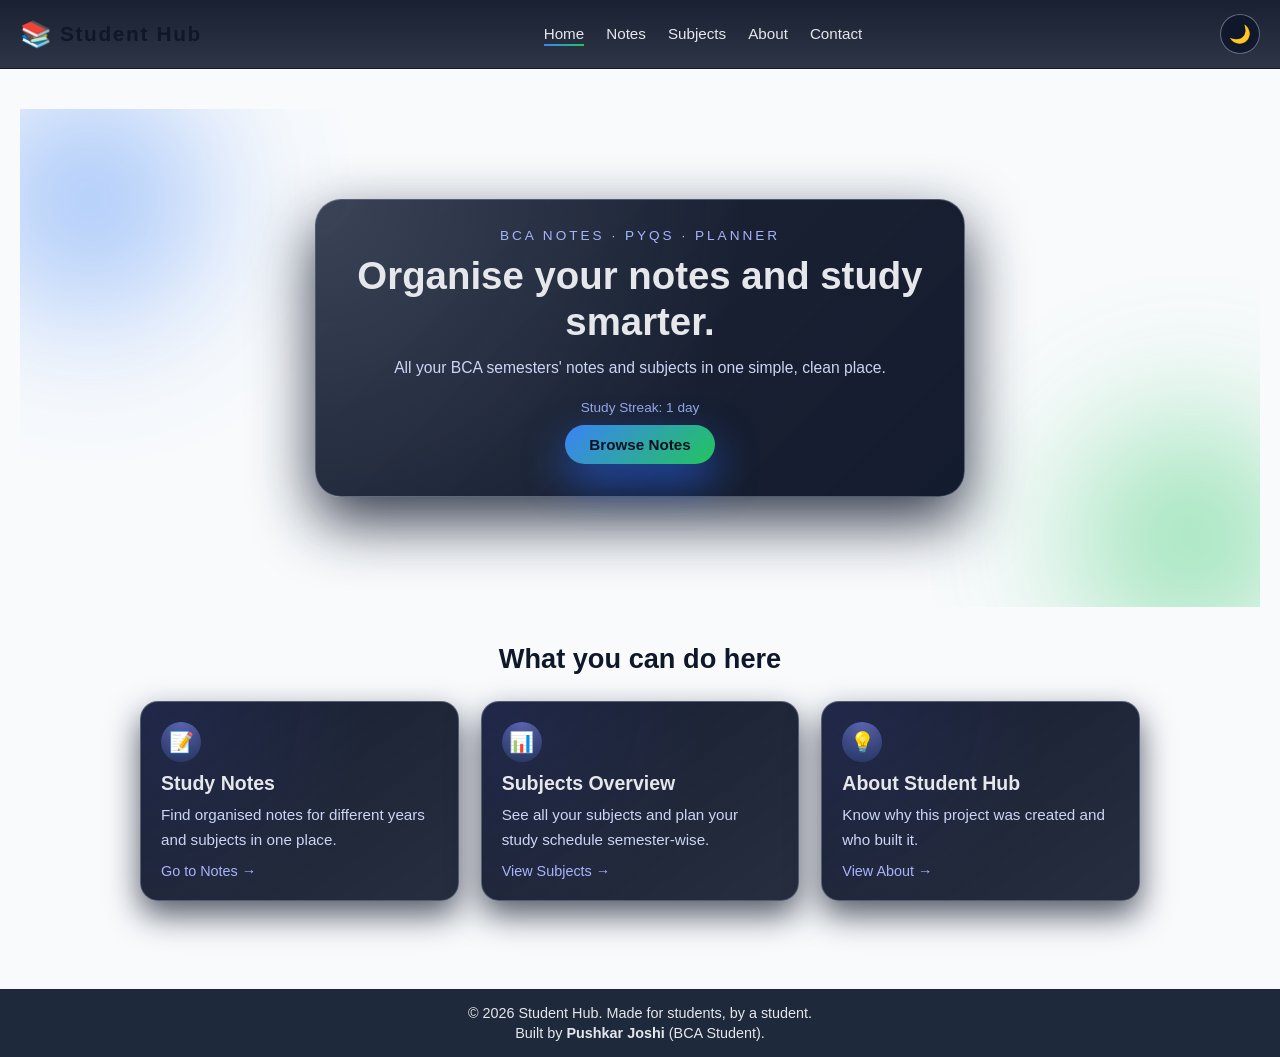
<file: index.html>
<!doctype html>
<html lang="en">
  <head>
    <meta charset="UTF-8" />
    <meta name="viewport" content="width=device-width, initial-scale=1.0" />
    <title>Student Hub - Home</title>
    <link rel="stylesheet" href="style.css" />
  </head>
  <body>
    <!--scroll bar-->
    <div id="scroll-progress"></div>
    <!-- NAVBAR -->
    <header>
      <nav class="navbar">
        <div class="logo">
          <span class="logo-icon">📚</span>
          <span class="logo-text">Student Hub</span>
        </div>

        <ul class="nav-links">
          <li><a href="index.html" class="nav-link active">Home</a></li>
          <li><a href="notes.html" class="nav-link">Notes</a></li>
          <li><a href="subjects.html" class="nav-link">Subjects</a></li>
          <li><a href="about.html" class="nav-link">About</a></li>
          <li><a href="contact.html" class="nav-link">Contact</a></li>
        </ul>

        <button id="theme-toggle" aria-label="Toggle theme">🌙</button>
      </nav>
    </header>

    <!-- HERO -->
    <main>
      <section class="hero">
        <div class="hero-content">
          <p class="hero-tagline">BCA Notes · PYQs · Planner</p>
          <h1>Organise your notes and study smarter.</h1>
          <p class="hero-subtext">
            All your BCA semesters' notes and subjects in one simple, clean
            place.
          </p>
          <p id="study-streak" class="hero-streak-text"></p>
          <a href="notes.html" class="btn primary-btn">Browse Notes</a>
        </div>
      </section>

      <!-- FEATURES -->
      <section class="features">
        <h2>What you can do here</h2>

        <div class="features-grid">
          <div class="feature-card">
            <span class="feature-icon">📝</span>
            <h3>Study Notes</h3>
            <p>
              Find organised notes for different years and subjects in one
              place.
            </p>
            <a href="notes.html" class="text-link">Go to Notes →</a>
          </div>

          <div class="feature-card">
            <span class="feature-icon">📊</span>
            <h3>Subjects Overview</h3>
            <p>
              See all your subjects and plan your study schedule semester-wise.
            </p>
            <a href="subjects.html" class="text-link">View Subjects →</a>
          </div>

          <div class="feature-card">
            <span class="feature-icon">💡</span>
            <h3>About Student Hub</h3>
            <p>Know why this project was created and who built it.</p>
            <a href="about.html" class="text-link">View About →</a>
          </div>
        </div>
      </section>
    </main>

    <!-- FOOTER -->
    <footer class="footer">
      <p>© 2026 Student Hub. Made for students, by a student.</p>
      <p>Built by <strong>Pushkar Joshi</strong> (BCA Student).</p>
    </footer>

    <!-- JS -->
    <script src="main.js"></script>
  </body>
</html>
</file>
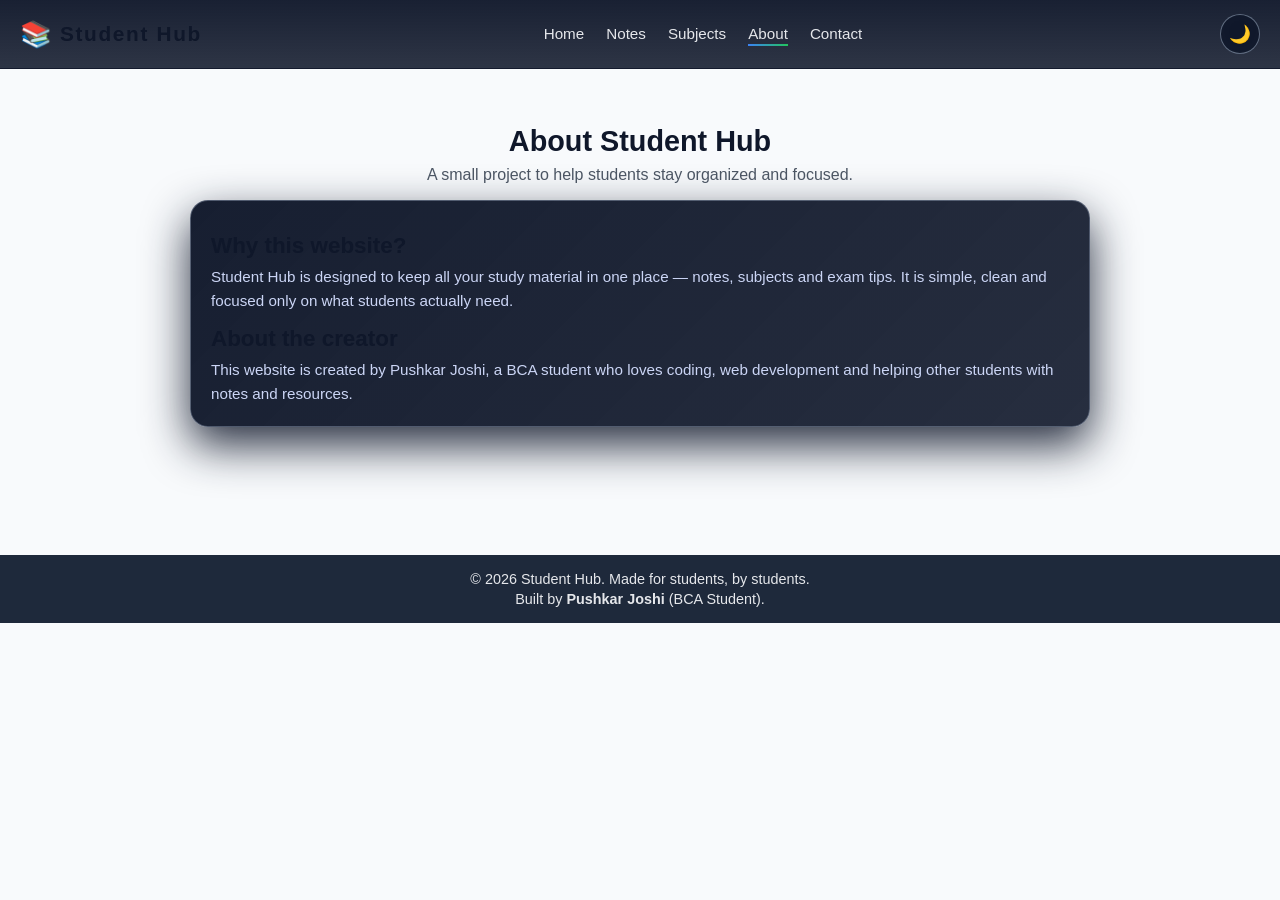
<file: about.html>
<!doctype html>
<html lang="en">
  <head>
    <meta charset="UTF-8" />
    <meta name="viewport" content="width=device-width, initial-scale=1.0" />
    <title>Student Hub – About</title>
    <link rel="stylesheet" href="style.css" />
  </head>
  <body>
    <!--scroll bar-->
    <div id="scroll-progress"></div>
    <!-- NAVBAR -->
    <header>
      <nav class="navbar">
        <div class="logo">
          <span class="logo-icon">📚</span>
          <span class="logo-text">Student Hub</span>
        </div>

        <ul class="nav-links">
          <li><a href="index.html" class="nav-link">Home</a></li>
          <li><a href="notes.html" class="nav-link">Notes</a></li>
          <li><a href="subjects.html" class="nav-link">Subjects</a></li>
          <li><a href="about.html" class="nav-link active">About</a></li>
          <li><a href="contact.html" class="nav-link">Contact</a></li>
        </ul>

        <button id="theme-toggle" aria-label="Toggle theme">🌙</button>
      </nav>
    </header>

    <main>
      <section class="page-header">
        <h1>About Student Hub</h1>
        <p>A small project to help students stay organized and focused.</p>
      </section>

      <section class="about-content">
        <h2>Why this website?</h2>
        <p>
          Student Hub is designed to keep all your study material in one place —
          notes, subjects and exam tips. It is simple, clean and focused only on
          what students actually need.
        </p>

        <h2>About the creator</h2>
        <p>
          This website is created by Pushkar Joshi, a BCA student who loves
          coding, web development and helping other students with notes and
          resources.
        </p>
      </section>
    </main>

    <footer class="footer">
      <p>© 2026 Student Hub. Made for students, by students.</p>
      <p>Built by <strong>Pushkar Joshi</strong> (BCA Student).</p>
    </footer>

    <!-- JS -->
    <script src="main.js"></script>
  </body>
</html>
</file>
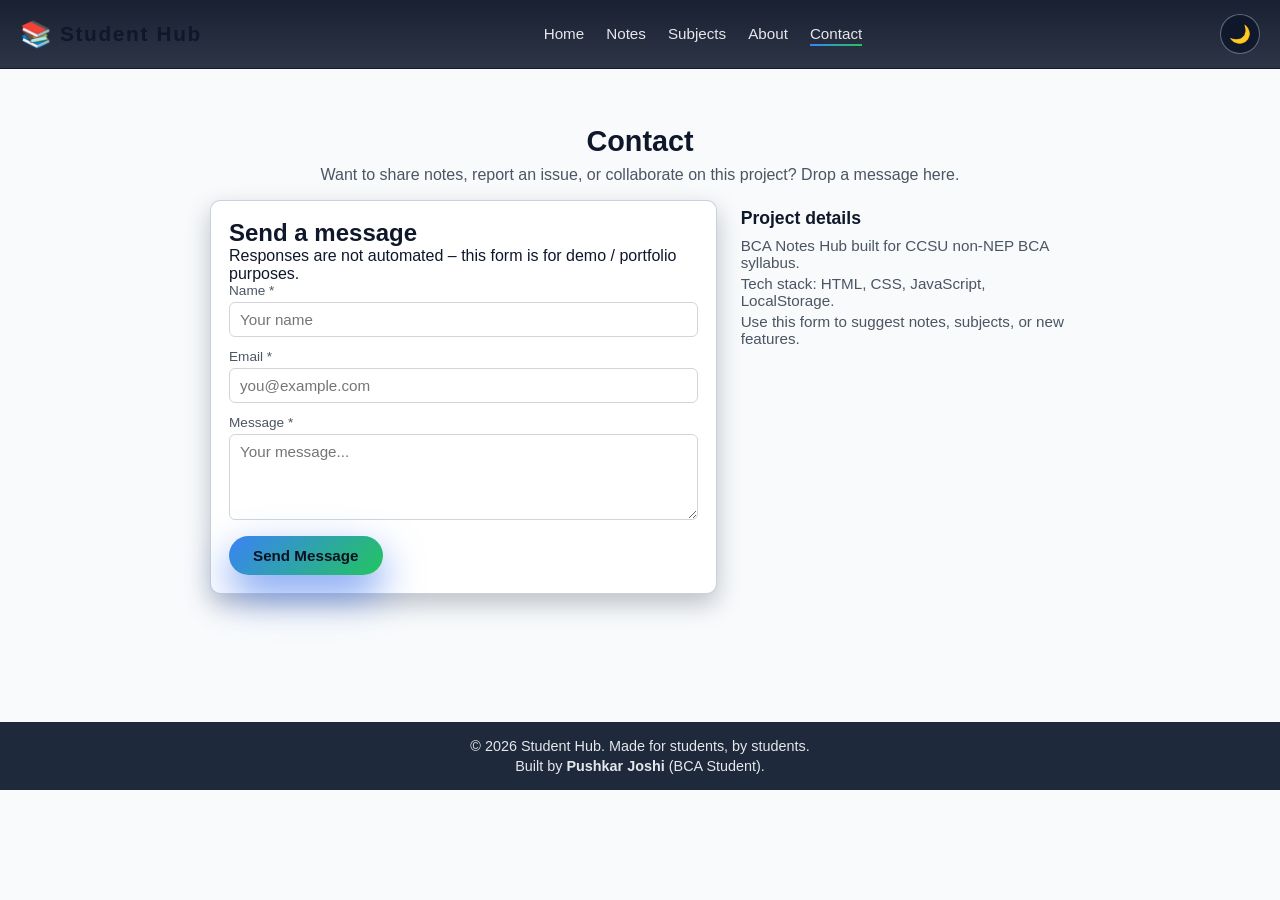
<file: contact.html>
<!doctype html>
<html lang="en">
  <head>
    <meta charset="UTF-8" />
    <meta name="viewport" content="width=device-width, initial-scale=1.0" />
    <title>Student Hub – Contact</title>
    <link rel="stylesheet" href="style.css" />
  </head>
  <body>
    <!--scroll bar-->
    <div id="scroll-progress"></div>
    <!-- NAVBAR -->
    <header>
      <nav class="navbar">
        <div class="logo">
          <span class="logo-icon">📚</span>
          <span class="logo-text">Student Hub</span>
        </div>

        <ul class="nav-links">
          <li><a href="index.html" class="nav-link">Home</a></li>
          <li><a href="notes.html" class="nav-link">Notes</a></li>
          <li><a href="subjects.html" class="nav-link">Subjects</a></li>
          <li><a href="about.html" class="nav-link">About</a></li>
          <li><a href="contact.html" class="nav-link active">Contact</a></li>
        </ul>

        <button id="theme-toggle" aria-label="Toggle theme">🌙</button>
      </nav>
    </header>
    <main>
      <section class="page-header">
        <h1>Contact</h1>
        <p>
          Want to share notes, report an issue, or collaborate on this project?
          Drop a message here.
        </p>
      </section>

      <section class="contact-section">
        <div class="contact-form-wrapper">
          <h2 class="contact-title">Send a message</h2>
          <p class="contact-subtitle">
            Responses are not automated – this form is for demo / portfolio
            purposes.
          </p>

          <form class="contact-form" id="contact-form" novalidate>
            <div class="form-group">
              <label for="name">Name <span class="required">*</span></label>
              <input
                id="name"
                name="name"
                type="text"
                placeholder="Your name"
              />
              <p class="field-error" data-error-for="name"></p>
            </div>

            <div class="form-group">
              <label for="email">Email <span class="required">*</span></label>
              <input
                id="email"
                name="email"
                type="email"
                placeholder="you@example.com"
              />
              <p class="field-error" data-error-for="email"></p>
            </div>

            <div class="form-group">
              <label for="message"
                >Message <span class="required">*</span></label
              >
              <textarea
                id="message"
                name="message"
                rows="4"
                placeholder="Your message..."
              ></textarea>
              <p class="field-error" data-error-for="message"></p>
            </div>

            <button type="submit" class="btn primary-btn">Send Message</button>
            <p id="contact-status" class="contact-status"></p>
          </form>
        </div>

        <div class="contact-info">
          <h2>Project details</h2>
          <p>BCA Notes Hub built for CCSU non‑NEP BCA syllabus.</p>
          <p>Tech stack: HTML, CSS, JavaScript, LocalStorage.</p>
          <p>Use this form to suggest notes, subjects, or new features.</p>
        </div>
      </section>
    </main>
    <footer class="footer">
      <p>© 2026 Student Hub. Made for students, by students.</p>
      <p>Built by <strong>Pushkar Joshi</strong> (BCA Student).</p>
    </footer>

    <!-- JS -->
    <script src="main.js"></script>
  </body>
</html>
</file>
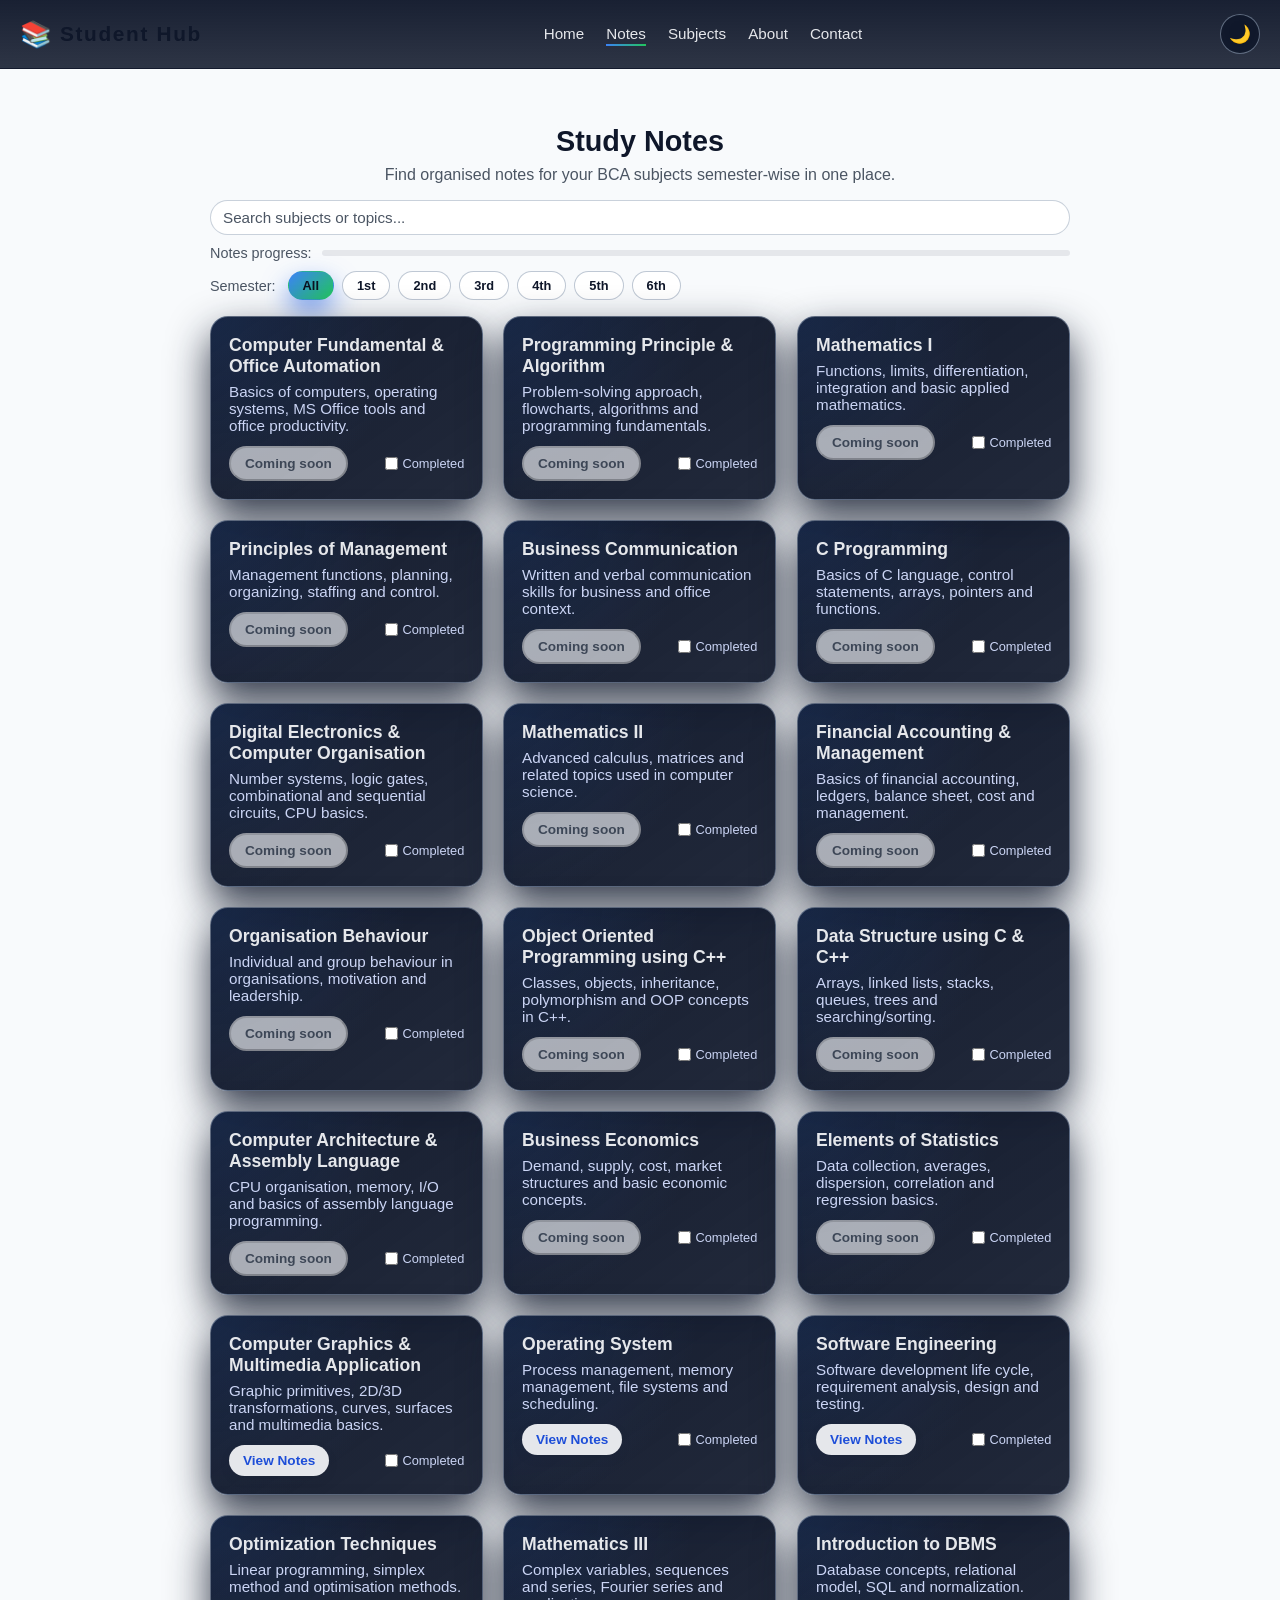
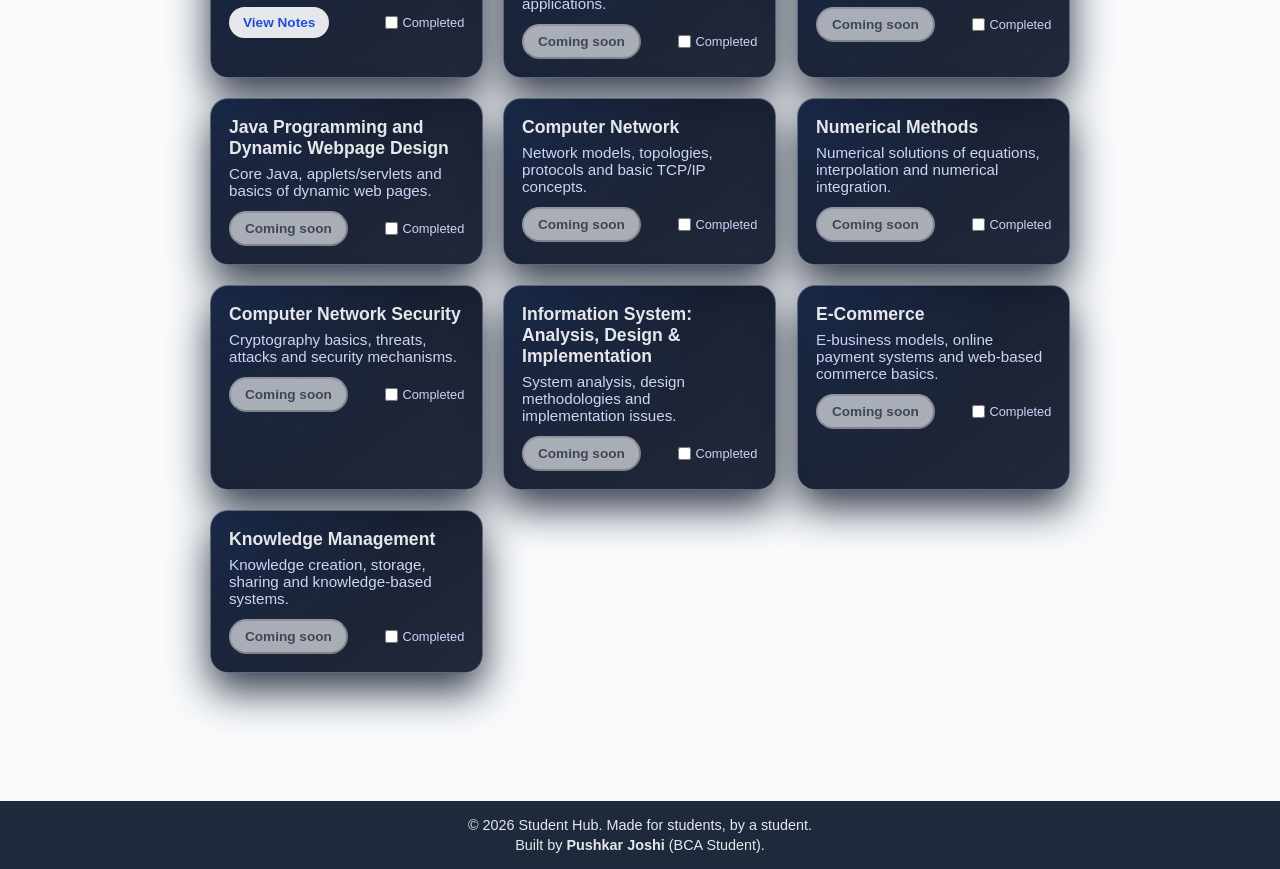
<file: notes.html>
<!doctype html>
<html lang="en">
  <head>
    <meta charset="UTF-8" />
    <meta name="viewport" content="width=device-width, initial-scale=1.0" />
    <title>Student Hub - Notes</title>
    <link rel="stylesheet" href="style.css" />
  </head>
  <body>
    <!--scroll bar-->
    <div id="scroll-progress"></div>
    <!-- NAVBAR -->
    <header>
      <nav class="navbar">
        <div class="logo">
          <span class="logo-icon">📚</span>
          <span class="logo-text">Student Hub</span>
        </div>

        <ul class="nav-links">
          <li><a href="index.html" class="nav-link">Home</a></li>
          <li><a href="notes.html" class="nav-link active">Notes</a></li>
          <li><a href="subjects.html" class="nav-link">Subjects</a></li>
          <li><a href="about.html" class="nav-link">About</a></li>
          <li><a href="contact.html" class="nav-link">Contact</a></li>
        </ul>

        <button id="theme-toggle" aria-label="Toggle theme">🌙</button>
      </nav>
    </header>

    <main>
      <!-- Header -->
      <section class="page-header">
        <h1>Study Notes</h1>
        <p>
          Find organised notes for your BCA subjects semester-wise in one place.
        </p>
      </section>
      <!-- search bar -->
      <section class="notes-search-bar">
        <input
          type="text"
          id="notes-search"
          placeholder="Search subjects or topics..."
          aria-label="Search Notes"
        />
        <!-- progress bar -->
      </section>
      <section class="notes-progress-bar">
        <span class="progress-label">Notes progress:</span>
        <div class="progress-track">
          <div class="progress-fill" id="notes-progress-fill"></div>
          <span id="notes-progress-text" class="progress-text"
            >0%completed</span
          >
        </div>
      </section>
      <!-- Semester filter -->
      <section class="notes-filter-bar">
        <span class="filter-label">Semester:</span>
        <button class="filter-chip active" data-semester="all">All</button>
        <button class="filter-chip" data-semester="1">1st</button>
        <button class="filter-chip" data-semester="2">2nd</button>
        <button class="filter-chip" data-semester="3">3rd</button>
        <button class="filter-chip" data-semester="4">4th</button>
        <button class="filter-chip" data-semester="5">5th</button>
        <button class="filter-chip" data-semester="6">6th</button>
      </section>

      <!-- Notes cards -->
      <section class="notes-grid">
        <!-- SEMESTER 1 -->
        <article class="note-card" data-semester="1">
          <h2>Computer Fundamental & Office Automation</h2>
          <p>
            Basics of computers, operating systems, MS Office tools and office
            productivity.
          </p>
          <div class="note-actions">
            <button class="btn-secondary btn-coming-soon" disabled>
              Coming soon
            </button>
            <label class="note-done">
              <input type="checkbox" class="note-done-checkbox" />
              <span>Completed</span>
            </label>
          </div>
        </article>

        <article class="note-card" data-semester="1">
          <h2>Programming Principle & Algorithm</h2>
          <p>
            Problem-solving approach, flowcharts, algorithms and programming
            fundamentals.
          </p>
          <div class="note-actions">
            <button class="btn-secondary btn-coming-soon" disabled>
              Coming soon
            </button>
            <label class="note-done">
              <input type="checkbox" class="note-done-checkbox" />
              <span>Completed</span>
            </label>
          </div>
        </article>

        <article class="note-card" data-semester="1">
          <h2>Mathematics I</h2>
          <p>
            Functions, limits, differentiation, integration and basic applied
            mathematics.
          </p>
          <div class="note-actions">
            <button class="btn-secondary btn-coming-soon" disabled>
              Coming soon
            </button>
            <label class="note-done">
              <input type="checkbox" class="note-done-checkbox" />
              <span>Completed</span>
            </label>
          </div>
        </article>

        <article class="note-card" data-semester="1">
          <h2>Principles of Management</h2>
          <p>
            Management functions, planning, organizing, staffing and control.
          </p>
          <div class="note-actions">
            <button class="btn-secondary btn-coming-soon" disabled>
              Coming soon
            </button>
            <label class="note-done">
              <input type="checkbox" class="note-done-checkbox" />
              <span>Completed</span>
            </label>
          </div>
        </article>

        <article class="note-card" data-semester="1">
          <h2>Business Communication</h2>
          <p>
            Written and verbal communication skills for business and office
            context.
          </p>
          <div class="note-actions">
            <button class="btn-secondary btn-coming-soon" disabled>
              Coming soon
            </button>
            <label class="note-done">
              <input type="checkbox" class="note-done-checkbox" />
              <span>Completed</span>
            </label>
          </div>
        </article>

        <!-- SEMESTER 2 -->
        <article class="note-card" data-semester="2">
          <h2>C Programming</h2>
          <p>
            Basics of C language, control statements, arrays, pointers and
            functions.
          </p>
          <div class="note-actions">
            <button class="btn-secondary btn-coming-soon" disabled>
              Coming soon
            </button>
            <label class="note-done">
              <input type="checkbox" class="note-done-checkbox" />
              <span>Completed</span>
            </label>
          </div>
        </article>

        <article class="note-card" data-semester="2">
          <h2>Digital Electronics & Computer Organisation</h2>
          <p>
            Number systems, logic gates, combinational and sequential circuits,
            CPU basics.
          </p>
          <div class="note-actions">
            <button class="btn-secondary btn-coming-soon" disabled>
              Coming soon
            </button>
            <label class="note-done">
              <input type="checkbox" class="note-done-checkbox" />
              <span>Completed</span>
            </label>
          </div>
        </article>

        <article class="note-card" data-semester="2">
          <h2>Mathematics II</h2>
          <p>
            Advanced calculus, matrices and related topics used in computer
            science.
          </p>
          <div class="note-actions">
            <button class="btn-secondary btn-coming-soon" disabled>
              Coming soon
            </button>
            <label class="note-done">
              <input type="checkbox" class="note-done-checkbox" />
              <span>Completed</span>
            </label>
          </div>
        </article>

        <article class="note-card" data-semester="2">
          <h2>Financial Accounting & Management</h2>
          <p>
            Basics of financial accounting, ledgers, balance sheet, cost and
            management.
          </p>
          <div class="note-actions">
            <button class="btn-secondary btn-coming-soon" disabled>
              Coming soon
            </button>
            <label class="note-done">
              <input type="checkbox" class="note-done-checkbox" />
              <span>Completed</span>
            </label>
          </div>
        </article>

        <article class="note-card" data-semester="2">
          <h2>Organisation Behaviour</h2>
          <p>
            Individual and group behaviour in organisations, motivation and
            leadership.
          </p>
          <div class="note-actions">
            <button class="btn-secondary btn-coming-soon" disabled>
              Coming soon
            </button>
            <label class="note-done">
              <input type="checkbox" class="note-done-checkbox" />
              <span>Completed</span>
            </label>
          </div>
        </article>

        <!-- SEMESTER 3 -->
        <article class="note-card" data-semester="3">
          <h2>Object Oriented Programming using C++</h2>
          <p>
            Classes, objects, inheritance, polymorphism and OOP concepts in C++.
          </p>
          <div class="note-actions">
            <button class="btn-secondary btn-coming-soon" disabled>
              Coming soon
            </button>
            <label class="note-done">
              <input type="checkbox" class="note-done-checkbox" />
              <span>Completed</span>
            </label>
          </div>
        </article>

        <article class="note-card" data-semester="3">
          <h2>Data Structure using C & C++</h2>
          <p>
            Arrays, linked lists, stacks, queues, trees and searching/sorting.
          </p>
          <div class="note-actions">
            <button class="btn-secondary btn-coming-soon" disabled>
              Coming soon
            </button>
            <label class="note-done">
              <input type="checkbox" class="note-done-checkbox" />
              <span>Completed</span>
            </label>
          </div>
        </article>

        <article class="note-card" data-semester="3">
          <h2>Computer Architecture & Assembly Language</h2>
          <p>
            CPU organisation, memory, I/O and basics of assembly language
            programming.
          </p>
          <div class="note-actions">
            <button class="btn-secondary btn-coming-soon" disabled>
              Coming soon
            </button>
            <label class="note-done">
              <input type="checkbox" class="note-done-checkbox" />
              <span>Completed</span>
            </label>
          </div>
        </article>

        <article class="note-card" data-semester="3">
          <h2>Business Economics</h2>
          <p>
            Demand, supply, cost, market structures and basic economic concepts.
          </p>
          <div class="note-actions">
            <button class="btn-secondary btn-coming-soon" disabled>
              Coming soon
            </button>
            <label class="note-done">
              <input type="checkbox" class="note-done-checkbox" />
              <span>Completed</span>
            </label>
          </div>
        </article>

        <article class="note-card" data-semester="3">
          <h2>Elements of Statistics</h2>
          <p>
            Data collection, averages, dispersion, correlation and regression
            basics.
          </p>
          <div class="note-actions">
            <button class="btn-secondary btn-coming-soon" disabled>
              Coming soon
            </button>
            <label class="note-done">
              <input type="checkbox" class="note-done-checkbox" />
              <span>Completed</span>
            </label>
          </div>
        </article>

        <!-- SEMESTER 4 -->
        <article class="note-card" data-semester="4">
          <h2>Computer Graphics & Multimedia Application</h2>
          <p>
            Graphic primitives, 2D/3D transformations, curves, surfaces and
            multimedia basics.
          </p>
          <div class="note-actions">
            <a
              href="pdf/Merged-Computer-Graphics-(www.dreamstudy.tk) (1).pdf"
              class="btn-secondary"
              target="_blank"
              rel="noopener noreferer"
              >View Notes</a
            >
            <label class="note-done">
              <input type="checkbox" class="note-done-checkbox" />
              <span>Completed</span>
            </label>
          </div>
        </article>

        <article class="note-card" data-semester="4">
          <h2>Operating System</h2>
          <p>
            Process management, memory management, file systems and scheduling.
          </p>
          <div class="note-actions">
            <a
              href="pdf/Full-Operating-System-Notes-(www.dreamstudy.tk).pdf"
              class="btn-secondary"
              target="_blank"
              rel="noopener noreferer"
              >View Notes</a
            >
            <label class="note-done">
              <input type="checkbox" class="note-done-checkbox" />
              <span>Completed</span>
            </label>
          </div>
        </article>

        <article class="note-card" data-semester="4">
          <h2>Software Engineering</h2>
          <p>
            Software development life cycle, requirement analysis, design and
            testing.
          </p>
          <div class="note-actions">
            <a
              href="pdf/Merged-1-2-3-4-Software-Engineering-(www.dreamstudy.tk).pdf"
              class="btn-secondary"
              target="_blank"
              rel="noopener noreferer"
              >View Notes</a
            >
            <label class="note-done">
              <input type="checkbox" class="note-done-checkbox" />
              <span>Completed</span>
            </label>
          </div>
        </article>

        <article class="note-card" data-semester="4">
          <h2>Optimization Techniques</h2>
          <p>Linear programming, simplex method and optimisation methods.</p>
          <div class="note-actions">
            <a
              href="pdf/Full-Optimization-Techniques-Notes-(www.dreamstudy.tk).pdf"
              class="btn-secondary"
              target="_blank"
              rel="noopener noreferer"
              >View Notes</a
            >
            <label class="note-done">
              <input type="checkbox" class="note-done-checkbox" />
              <span>Completed</span>
            </label>
          </div>
        </article>

        <article class="note-card" data-semester="4">
          <h2>Mathematics III</h2>
          <p>
            Complex variables, sequences and series, Fourier series and
            applications.
          </p>
          <div class="note-actions">
            <button class="btn-secondary btn-coming-soon" disabled>
              Coming soon
            </button>
            <label class="note-done">
              <input type="checkbox" class="note-done-checkbox" />
              <span>Completed</span>
            </label>
          </div>
        </article>

        <!-- SEMESTER 5 -->
        <article class="note-card" data-semester="5">
          <h2>Introduction to DBMS</h2>
          <p>Database concepts, relational model, SQL and normalization.</p>
          <div class="note-actions">
            <button class="btn-secondary btn-coming-soon" disabled>
              Coming soon
            </button>
            <label class="note-done">
              <input type="checkbox" class="note-done-checkbox" />
              <span>Completed</span>
            </label>
          </div>
        </article>

        <article class="note-card" data-semester="5">
          <h2>Java Programming and Dynamic Webpage Design</h2>
          <p>Core Java, applets/servlets and basics of dynamic web pages.</p>
          <div class="note-actions">
            <button class="btn-secondary btn-coming-soon" disabled>
              Coming soon
            </button>
            <label class="note-done">
              <input type="checkbox" class="note-done-checkbox" />
              <span>Completed</span>
            </label>
          </div>
        </article>

        <article class="note-card" data-semester="5">
          <h2>Computer Network</h2>
          <p>
            Network models, topologies, protocols and basic TCP/IP concepts.
          </p>
          <div class="note-actions">
            <button class="btn-secondary btn-coming-soon" disabled>
              Coming soon
            </button>
            <label class="note-done">
              <input type="checkbox" class="note-done-checkbox" />
              <span>Completed</span>
            </label>
          </div>
        </article>

        <article class="note-card" data-semester="5">
          <h2>Numerical Methods</h2>
          <p>
            Numerical solutions of equations, interpolation and numerical
            integration.
          </p>
          <div class="note-actions">
            <button class="btn-secondary btn-coming-soon" disabled>
              Coming soon
            </button>
            <label class="note-done">
              <input type="checkbox" class="note-done-checkbox" />
              <span>Completed</span>
            </label>
          </div>
        </article>

        <!-- SEMESTER 6 -->
        <article class="note-card" data-semester="6">
          <h2>Computer Network Security</h2>
          <p>Cryptography basics, threats, attacks and security mechanisms.</p>
          <div class="note-actions">
            <button class="btn-secondary btn-coming-soon" disabled>
              Coming soon
            </button>
            <label class="note-done">
              <input type="checkbox" class="note-done-checkbox" />
              <span>Completed</span>
            </label>
          </div>
        </article>

        <article class="note-card" data-semester="6">
          <h2>Information System: Analysis, Design & Implementation</h2>
          <p>
            System analysis, design methodologies and implementation issues.
          </p>
          <div class="note-actions">
            <button class="btn-secondary btn-coming-soon" disabled>
              Coming soon
            </button>
            <label class="note-done">
              <input type="checkbox" class="note-done-checkbox" />
              <span>Completed</span>
            </label>
          </div>
        </article>

        <article class="note-card" data-semester="6">
          <h2>E-Commerce</h2>
          <p>
            E-business models, online payment systems and web-based commerce
            basics.
          </p>
          <div class="note-actions">
            <button class="btn-secondary btn-coming-soon" disabled>
              Coming soon
            </button>
            <label class="note-done">
              <input type="checkbox" class="note-done-checkbox" />
              <span>Completed</span>
            </label>
          </div>
        </article>

        <article class="note-card" data-semester="6">
          <h2>Knowledge Management</h2>
          <p>
            Knowledge creation, storage, sharing and knowledge-based systems.
          </p>
          <div class="note-actions">
            <button class="btn-secondary btn-coming-soon" disabled>
              Coming soon
            </button>
            <label class="note-done">
              <input type="checkbox" class="note-done-checkbox" />
              <span>Completed</span>
            </label>
          </div>
        </article>
      </section>
    </main>

    <footer class="footer">
      <p>© 2026 Student Hub. Made for students, by a student.</p>
      <p>Built by <strong>Pushkar Joshi</strong> (BCA Student).</p>
    </footer>

    <!-- JS -->
    <script src="main.js"></script>
    <script src="notes.js"></script>
  </body>
</html>
</file>
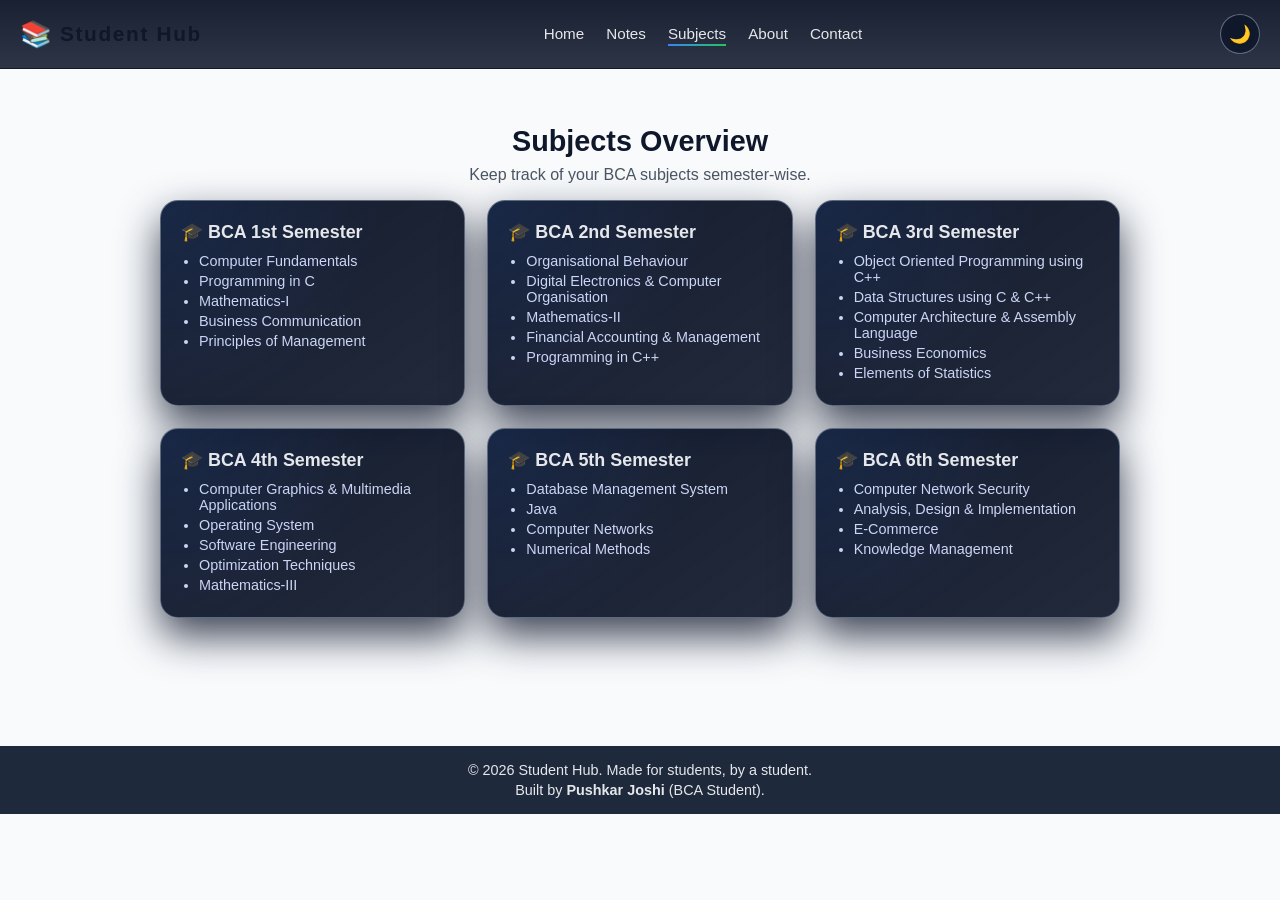
<file: subjects.html>
<!doctype html>
<html lang="en">
  <head>
    <meta charset="UTF-8" />
    <meta name="viewport" content="width=device-width, initial-scale=1.0" />
    <title>Student Hub - Subjects</title>
    <link rel="stylesheet" href="style.css" />
  </head>
  <body>
    <!--scroll bar-->
    <div id="scroll-progress"></div>
    <!-- NAVBAR -->
    <header>
      <nav class="navbar">
        <div class="logo">
          <span class="logo-icon">📚</span>
          <span class="logo-text">Student Hub</span>
        </div>

        <ul class="nav-links">
          <li><a href="index.html" class="nav-link">Home</a></li>
          <li><a href="notes.html" class="nav-link">Notes</a></li>
          <li><a href="subjects.html" class="nav-link active">Subjects</a></li>
          <li><a href="about.html" class="nav-link">About</a></li>
          <li><a href="contact.html" class="nav-link">Contact</a></li>
        </ul>

        <button id="theme-toggle" aria-label="Toggle theme">🌙</button>
      </nav>
    </header>

    <main>
      <section class="page-header">
        <h1>Subjects Overview</h1>
        <p>Keep track of your BCA subjects semester-wise.</p>
      </section>

      <section class="subjects-grid">
        <div class="subject-card" data-semester="1">
          <h2>🎓 BCA 1st Semester</h2>
          <ul>
            <li>Computer Fundamentals</li>
            <li>Programming in C</li>
            <li>Mathematics-I</li>
            <li>Business Communication</li>
            <li>Principles of Management</li>
          </ul>
        </div>

        <div class="subject-card" data-semester="2">
          <h2>🎓 BCA 2nd Semester</h2>
          <ul>
            <li>Organisational Behaviour</li>
            <li>Digital Electronics & Computer Organisation</li>
            <li>Mathematics-II</li>
            <li>Financial Accounting & Management</li>
            <li>Programming in C++</li>
          </ul>
        </div>

        <div class="subject-card" data-semester="3">
          <h2>🎓 BCA 3rd Semester</h2>
          <ul>
            <li>Object Oriented Programming using C++</li>
            <li>Data Structures using C & C++</li>
            <li>Computer Architecture & Assembly Language</li>
            <li>Business Economics</li>
            <li>Elements of Statistics</li>
          </ul>
        </div>

        <div class="subject-card" data-semester="4">
          <h2>🎓 BCA 4th Semester</h2>
          <ul>
            <li>Computer Graphics & Multimedia Applications</li>
            <li>Operating System</li>
            <li>Software Engineering</li>
            <li>Optimization Techniques</li>
            <li>Mathematics-III</li>
          </ul>
        </div>

        <div class="subject-card" data-semester="5">
          <h2>🎓 BCA 5th Semester</h2>
          <ul>
            <li>Database Management System</li>
            <li>Java</li>
            <li>Computer Networks</li>
            <li>Numerical Methods</li>
          </ul>
        </div>

        <div class="subject-card" data-semester="6">
          <h2>🎓 BCA 6th Semester</h2>
          <ul>
            <li>Computer Network Security</li>
            <li>Analysis, Design & Implementation</li>
            <li>E‑Commerce</li>
            <li>Knowledge Management</li>
          </ul>
        </div>
      </section>
    </main>

    <footer class="footer">
      <p>© 2026 Student Hub. Made for students, by a student.</p>
      <p>Built by <strong>Pushkar Joshi</strong> (BCA Student).</p>
    </footer>

    <!-- JS -->
    <script src="main.js"></script>
  </body>
</html>
</file>
<file: style.css>
/* ========== RESET ========== */
* {
  margin: 0;
  padding: 0;
  box-sizing: border-box;
}

/* ========== THEME VARIABLES ========== */
:root {
  --bg-color: #020617;
  --text-color: #e5e7eb;
  --muted-text: #9ca3af;
  --surface: rgba(15, 23, 42, 0.9);
  --surface-soft: rgba(15, 23, 42, 0.7);
  --primary: #60a5fa;
  --primary-dark: #2563eb;
  --accent: #22c55e;
  --navbar-bg: rgba(15, 23, 42, 0.9);
  --footer-bg: rgba(15, 23, 42, 0.95);
  --border-subtle: rgba(148, 163, 184, 0.5);
  --shadow-soft: 0 16px 40px rgba(15, 23, 42, 0.9);
}

/* Light mode override (default) */
body:not(.dark-theme) {
  --bg-color: #f8fafc;
  --text-color: #0f172a;
  --muted-text: #4b5563;
  --surface: #ffffff;
  --surface-soft: #e5e7eb;
  --primary: #3b82f6;
  --primary-dark: #1d4ed8;
  --accent: #22c55e;
  --navbar-bg: #1e293b;
  --footer-bg: #1e293b;
  --border-subtle: rgba(148, 163, 184, 0.5);
  --shadow-soft: 0 10px 25px rgba(15, 23, 42, 0.25);
}

/* ========== BODY ========== */
/*scroll progress bar*/
#scroll-progress {
  position: fixed;
  top: 0;
  left: 0;
  height: 3px;
  width: 0;
  background: linear-gradient(90deg, #3b82f6, #22c55e);
  z-index: 50;
  transition: width 0.1s linear;
}
body {
  font-family: Arial, Helvetica, sans-serif;
  background-color: var(--bg-color);
  color: var(--text-color);
  transition:
    background-color 0.25s ease,
    color 0.25s ease;
}

/* Generic main padding for inner pages */
main {
  padding: 40px 20px 48px;
}

/* ========== NAVBAR ========== */
.navbar {
  position: sticky;
  top: 0;
  z-index: 20;
  display: flex;
  justify-content: space-between;
  align-items: center;
  padding: 14px 20px;
  background: linear-gradient(
    to bottom,
    rgba(15, 23, 42, 0.96),
    rgba(15, 23, 42, 0.87)
  );
  backdrop-filter: blur(14px);
  border-bottom: 1px solid rgba(15, 23, 42, 0.6);
}

/* logo */
.logo {
  display: flex;
  align-items: center;
  gap: 8px;
  font-size: 1.3rem;
  font-weight: 700;
}

.logo-icon {
  font-size: 1.6rem;
}

.logo-text {
  letter-spacing: 0.08em;
}

/* nav links */
.nav-links {
  list-style: none;
  display: flex;
  gap: 22px;
}

.nav-link {
  position: relative;
  text-decoration: none;
  color: #e5e7eb;
  font-size: 0.95rem;
  font-weight: 500;
  padding-bottom: 4px;
  transition:
    color 0.25s ease,
    transform 0.2s ease;
}

/* underline */
.nav-link::after {
  content: "";
  position: absolute;
  left: 0;
  bottom: 0;
  height: 2px;
  width: 0;
  background: linear-gradient(to right, var(--primary), var(--accent));
  transition: width 0.25s ease;
}

.nav-link:hover {
  color: #ffffff;
  transform: translateY(-1px);
}

.nav-link:hover::after,
.nav-link.active::after {
  width: 100%;
}

/* theme toggle */
#theme-toggle {
  margin-left: 16px;
  border: 1px solid rgba(148, 163, 184, 0.6);
  background: rgba(15, 23, 42, 0.7);
  color: #e5e7eb;
  border-radius: 999px;
  width: 40px;
  height: 40px;
  font-size: 1.1rem;
  display: flex;
  align-items: center;
  justify-content: center;
  cursor: pointer;
  backdrop-filter: blur(10px);
  transition:
    background 0.25s ease,
    transform 0.2s ease,
    border-color 0.25s ease;
}

#theme-toggle:hover {
  transform: translateY(-1px) scale(1.03);
  background: rgba(30, 64, 175, 0.9);
  border-color: #60a5fa;
}

/* ========== HERO (HOME) ========== */
.hero {
  position: relative;
  overflow: hidden;
  padding: 90px 20px 110px;
  display: flex;
  justify-content: center;
  align-items: center;
  text-align: center;
  isolation: isolate;
}
/*streak*/
.hero-streak-text {
  font-size: 0.85rem;
  color: #a5b4fc;
  margin-bottom: 10px;
  opacity: 0.9;
}
/* animated background blobs */
.hero::before,
.hero::after {
  content: "";
  position: absolute;
  width: 420px;
  height: 420px;
  border-radius: 999px;
  filter: blur(60px);
  opacity: 0.55;
  z-index: -2;
  animation: floatBlob 14s infinite alternate ease-in-out;
}

.hero::before {
  background: radial-gradient(circle at center, #3b82f6, transparent 60%);
  top: -120px;
  left: -140px;
}

.hero::after {
  background: radial-gradient(circle at center, #22c55e, transparent 60%);
  bottom: -140px;
  right: -140px;
  animation-delay: 3s;
}

/* glass card */
.hero-content {
  max-width: 650px;
  padding: 28px 22px;
  border-radius: 26px;
  background:
    radial-gradient(
      circle at top left,
      rgba(148, 163, 184, 0.25),
      transparent 60%
    ),
    linear-gradient(135deg, rgba(15, 23, 42, 0.94), rgba(15, 23, 42, 0.98));
  border: 1px solid rgba(148, 163, 184, 0.45);
  box-shadow: 0 24px 60px rgba(15, 23, 42, 0.85);
  backdrop-filter: blur(18px);
  color: #e5e7eb;
  animation: heroEnter 0.8s ease-out 0.05s both;
}

.hero-tagline {
  font-size: 0.85rem;
  text-transform: uppercase;
  letter-spacing: 0.22em;
  margin-bottom: 10px;
  color: #a5b4fc;
}

.hero-content h1 {
  font-size: 2.4rem;
  margin-bottom: 10px;
  line-height: 1.2;
}

.hero-subtext {
  font-size: 0.98rem;
  margin-bottom: 20px;
  line-height: 1.6;
  color: #cbd5f5;
}

/* CTA button */
.btn {
  display: inline-block;
  border-radius: 999px;
  font-weight: 600;
  text-decoration: none;
  transition:
    background-color 0.25s ease,
    color 0.25s ease,
    transform 0.2s ease,
    box-shadow 0.2s ease;
}

.primary-btn {
  position: relative;
  background: linear-gradient(135deg, var(--primary), var(--accent));
  color: #0b1120;
  border: none;
  padding: 11px 24px;
  font-size: 0.95rem;
  box-shadow: 0 18px 40px rgba(37, 99, 235, 0.65);
  overflow: hidden;
}

.primary-btn::before {
  content: "";
  position: absolute;
  inset: 0;
  background: linear-gradient(
    120deg,
    rgba(255, 255, 255, 0.5),
    transparent 40%,
    transparent 60%,
    rgba(255, 255, 255, 0.5)
  );
  transform: translateX(-120%);
  transition: transform 0.45s ease;
}

.primary-btn:hover::before {
  transform: translateX(120%);
}

.primary-btn:hover {
  transform: translateY(-3px) scale(1.02);
  box-shadow: 0 24px 60px rgba(37, 99, 235, 0.85);
}

/* hero animations */
@keyframes heroEnter {
  from {
    opacity: 0;
    transform: translateY(18px) scale(0.97);
  }
  to {
    opacity: 1;
    transform: translateY(0) scale(1);
  }
}

@keyframes floatBlob {
  from {
    transform: translate(0, 0) scale(1);
  }
  to {
    transform: translate(18px, -18px) scale(1.05);
  }
}

/* ========== FEATURES (HOME) ========== */
.features {
  padding-top: 36px;
  max-width: 1000px;
  margin: 0 auto;
}

.features h2 {
  text-align: center;
  font-size: 1.7rem;
  margin-bottom: 26px;
}

/* grid */
.features-grid {
  display: grid;
  grid-template-columns: repeat(auto-fit, minmax(230px, 1fr));
  gap: 22px;
}

/* glass cards */
.feature-card {
  position: relative;
  background:
    radial-gradient(
      circle at top left,
      rgba(99, 102, 241, 0.13),
      transparent 60%
    ),
    linear-gradient(145deg, rgba(15, 23, 42, 0.97), rgba(15, 23, 42, 0.9));
  border-radius: 18px;
  padding: 20px;
  border: 1px solid rgba(148, 163, 184, 0.45);
  box-shadow: 0 14px 32px rgba(15, 23, 42, 0.7);
  overflow: hidden;
  color: #e5e7eb;
  transform-style: preserve-3d;
  transition:
    transform 0.3s ease,
    box-shadow 0.3s ease,
    border-color 0.3s ease;
}

/* glow */
.feature-card::before {
  content: "";
  position: absolute;
  inset: -30%;
  background: conic-gradient(
    from 180deg,
    rgba(59, 130, 246, 0.12),
    rgba(34, 197, 94, 0.12),
    rgba(59, 130, 246, 0.12)
  );
  opacity: 0;
  transition: opacity 0.35s ease;
  z-index: -1;
}

/* streak */
.feature-card::after {
  content: "";
  position: absolute;
  top: -40%;
  left: -40%;
  width: 60%;
  height: 200%;
  background: radial-gradient(
    circle at center,
    rgba(255, 255, 255, 0.22),
    transparent 70%
  );
  opacity: 0;
  transform: translate3d(0, 0, 0) rotate(18deg);
  transition:
    opacity 0.35s ease,
    transform 0.35s ease;
}

/* hover 3D */
.feature-card:hover {
  transform: translateY(-8px) rotate3d(1, -1, 0, 10deg) scale(1.02);
  box-shadow: 0 26px 60px rgba(15, 23, 42, 0.95);
  border-color: rgba(129, 140, 248, 0.9);
}

.feature-card:hover::before {
  opacity: 1;
}

.feature-card:hover::after {
  opacity: 1;
  transform: translate3d(16px, -12px, 0) rotate(22deg);
}

.feature-icon {
  display: inline-flex;
  align-items: center;
  justify-content: center;
  width: 40px;
  height: 40px;
  border-radius: 999px;
  background: radial-gradient(
    circle at top,
    rgba(129, 140, 248, 0.6),
    rgba(59, 130, 246, 0.15)
  );
  margin-bottom: 10px;
  font-size: 1.25rem;
}

.feature-card h3 {
  font-size: 1.22rem;
  margin-bottom: 8px;
}

.feature-card p {
  font-size: 0.95rem;
  color: #cbd5f5;
  line-height: 1.6;
  margin-bottom: 10px;
}

.text-link {
  font-size: 0.9rem;
  color: #a5b4fc;
  text-decoration: none;
  position: relative;
}

.text-link::after {
  content: "";
  position: absolute;
  left: 0;
  bottom: -2px;
  width: 0;
  height: 2px;
  background-color: #a5b4fc;
  transition: width 0.2s ease;
}

.text-link:hover::after {
  width: 100%;
}

/* ========== PAGE HEADER (OTHER PAGES) ========== */
.page-header {
  max-width: 900px;
  margin: 16px auto 16px auto;
  padding: 0 20px;
  text-align: center;
}

.page-header h1 {
  font-size: 1.8rem;
  margin-bottom: 8px;
}

.page-header p {
  font-size: 1rem;
  color: var(--muted-text);
}

/* ========== NOTES PAGE ========== */
.notes-search-bar {
  max-width: 900px;
  margin: 12px auto 6px auto;
  padding: 0 20px;
}
#notes-search {
  width: 100%;
  padding: 8px 12px;
  border-radius: 999px;
  border: 1px solid var(--border-subtle);
  background-color: var(--surface);
  color: var(--text-color);
  font-size: 0.95rem;
  outline: none;
  transition:
    border-color 0.2s ease,
    box-shadow 0.2s ease,
    background-color 0.2s ease;
}
#notes-search::placeholder {
  color: var(--muted-text);
}
#notes-search:focus {
  border-color: var(--primary-dark);
  box-shadow: 0 0 0 1px rgba(37, 99, 235, 0.35);
}
.notes-progress-bar {
  max-width: 900px;
  margin: 10px auto 10px auto;
  padding: 0 20px;
  display: flex;
  align-items: center;
  gap: 10px;
}
.progress-label {
  font-size: 0.9rem;
  color: var(--muted-text);
}
.progress-track {
  flex: 1;
  height: 6px;
  border-radius: 999px;
  background-color: var(--surface-soft);
  overflow: hidden;
}
.progress-fill {
  height: 100%;
  width: 0;
  background: linear-gradient(90deg, #3b82f6, #22c55e);
  transition: width 0.2s ease;
}
.progress-text {
  font-size: 0.85rem;
  color: var(--muted-text);
}
.note-actions {
  display: flex;
  justify-content: space-between;
  align-items: center;
  gap: 8px;
  margin-top: 4px;
}
.note-done {
  display: inline-flex;
  align-items: center;
  gap: 4px;
  font-size: 0.8rem;
  color: #cbd5f5;
}
.note-done-checkbox {
  accent-color: var(--accent);
}
.notes-filter-bar {
  max-width: 900px;
  margin: 10px auto 8px auto;
  padding: 0 20px;
  display: flex;
  flex-wrap: wrap;
  align-items: center;
  gap: 8px;
}

.filter-label {
  font-size: 0.9rem;
  color: var(--muted-text);
  margin-right: 4px;
}

.filter-chip {
  border: 1px solid rgba(148, 163, 184, 0.6);
  background-color: var(--surface);
  color: var(--text-color);
  border-radius: 999px;
  padding: 6px 14px;
  font-size: 0.8rem;
  font-weight: 600;
  cursor: pointer;
  transition:
    background-color 0.25s ease,
    color 0.25s ease,
    box-shadow 0.25s ease,
    transform 0.2s ease,
    border-color 0.25s ease;
}

.filter-chip:hover {
  transform: translateY(-1px);
  box-shadow: 0 8px 18px rgba(15, 23, 42, 0.15);
}

.filter-chip.active {
  background: linear-gradient(135deg, #3b82f6, #22c55e);
  color: #0b1120;
  border-color: transparent;
  box-shadow: 0 12px 26px rgba(37, 99, 235, 0.6);
}

.notes-grid {
  max-width: 900px;
  margin: 16px auto 40px auto;
  padding: 0 20px;
  display: grid;
  grid-template-columns: repeat(auto-fit, minmax(220px, 1fr));
  gap: 20px;
}

.note-card {
  position: relative;
  background:
    radial-gradient(
      circle at top left,
      rgba(59, 130, 246, 0.12),
      transparent 60%
    ),
    linear-gradient(145deg, rgba(15, 23, 42, 0.98), rgba(15, 23, 42, 0.92));
  color: #e5e7eb;
  border-radius: 18px;
  padding: 18px;
  border: 1px solid rgba(148, 163, 184, 0.55);
  box-shadow: 0 18px 40px rgba(15, 23, 42, 0.85);
  overflow: hidden;
  transform-style: preserve-3d;
  animation: fadeUpCard 0.6s ease-out both;
  transition:
    transform 0.25s ease,
    box-shadow 0.25s ease,
    border-color 0.25s ease;
}

.note-card:nth-child(1) {
  animation-delay: 0.05s;
}
.note-card:nth-child(2) {
  animation-delay: 0.1s;
}
.note-card:nth-child(3) {
  animation-delay: 0.15s;
}
.note-card:nth-child(4) {
  animation-delay: 0.2s;
}
.note-card:nth-child(5) {
  animation-delay: 0.25s;
}

.note-card::before {
  content: "";
  position: absolute;
  inset: -30%;
  background: conic-gradient(
    from 180deg,
    rgba(59, 130, 246, 0.16),
    rgba(34, 197, 94, 0.16),
    rgba(59, 130, 246, 0.16)
  );
  opacity: 0;
  transition: opacity 0.35s ease;
  z-index: -1;
}

.note-card::after {
  content: "";
  position: absolute;
  top: -40%;
  left: -40%;
  width: 60%;
  height: 200%;
  background: radial-gradient(
    circle at center,
    rgba(255, 255, 255, 0.18),
    transparent 70%
  );
  opacity: 0;
  transform: translate3d(0, 0, 0) rotate(18deg);
  transition:
    opacity 0.35s ease,
    transform 0.35s ease;
}

.note-card h2 {
  font-size: 1.1rem;
  margin-bottom: 6px;
}

.note-card p {
  font-size: 0.95rem;
  color: #cbd5f5;
  margin-bottom: 12px;
}

/* secondary button */
.btn-secondary {
  font-size: 0.85rem;
  padding: 8px 14px;
  background-color: var(--surface-soft);
  color: var(--primary-dark);
  text-decoration: none;
  border-radius: 999px;
  font-weight: 600;
  cursor: pointer;
  transition:
    background-color 0.25s ease,
    color 0.25s ease,
    transform 0.2s ease,
    box-shadow 0.2s ease;
  box-shadow: 0 4px 10px rgba(15, 23, 42, 0.12);
}

.btn-coming-soon {
  cursor: not-allowed;
  opacity: 0.7;
  background-color: var(--surface-soft);
  color: var(--muted-text);
  box-shadow: none;
}

.btn-coming-soon:hover {
  transform: none;
  box-shadow: none;
  background-color: var(--surface-soft);
}
.btn-secondary:hover {
  background-color: var(--primary-dark);
  color: #ffffff;
  transform: translateY(-1px);
  box-shadow: 0 10px 18px rgba(15, 23, 42, 0.25);
}

/* note hover */
.note-card:hover {
  transform: translateY(-8px) rotate3d(1, -1, 0, 10deg) scale(1.02);
  box-shadow: 0 28px 65px rgba(15, 23, 42, 1);
  border-color: rgba(129, 140, 248, 0.95);
}

.note-card:hover::before {
  opacity: 1;
}

.note-card:hover::after {
  opacity: 1;
  transform: translate3d(14px, -10px, 0) rotate(24deg);
}

/* entry animation */
@keyframes fadeUpCard {
  from {
    opacity: 0;
    transform: translateY(18px) scale(0.97);
  }
  to {
    opacity: 1;
    transform: translateY(0) scale(1);
  }
}

/* ========== SUBJECTS PAGE ========== */
.subjects-grid {
  max-width: 1000px;
  margin: 16px auto 40px auto;
  padding: 0 20px;
  display: grid;
  grid-template-columns: repeat(auto-fit, minmax(230px, 1fr));
  gap: 22px;
}

.subject-card {
  position: relative;
  background:
    radial-gradient(
      circle at top left,
      rgba(59, 130, 246, 0.12),
      transparent 60%
    ),
    linear-gradient(145deg, rgba(15, 23, 42, 0.98), rgba(15, 23, 42, 0.92));
  border-radius: 18px;
  padding: 20px;
  box-shadow: 0 18px 40px rgba(15, 23, 42, 0.8);
  border: 1px solid rgba(148, 163, 184, 0.55);
  color: #e5e7eb;
  overflow: hidden;
  transform-style: preserve-3d;
  transition:
    transform 0.3s ease,
    box-shadow 0.3s ease,
    border-color 0.3s ease;
}

.subject-card::before {
  content: "";
  position: absolute;
  inset: -30%;
  background: conic-gradient(
    from 180deg,
    rgba(59, 130, 246, 0.14),
    rgba(34, 197, 94, 0.16),
    rgba(59, 130, 246, 0.14)
  );
  opacity: 0;
  transition: opacity 0.35s ease;
  z-index: -1;
}

.subject-card::after {
  content: "";
  position: absolute;
  top: -40%;
  right: -40%;
  width: 60%;
  height: 200%;
  background: radial-gradient(
    circle at center,
    rgba(255, 255, 255, 0.18),
    transparent 70%
  );
  opacity: 0;
  transform: translate3d(0, 0, 0) rotate(-18deg);
  transition:
    opacity 0.35s ease,
    transform 0.35s ease;
}

.subject-card h2 {
  font-size: 1.12rem;
  margin-bottom: 10px;
}

.subject-card ul {
  list-style: disc;
  padding-left: 18px;
}

.subject-card li {
  font-size: 0.9rem;
  color: #cbd5f5;
  margin-bottom: 4px;
}

/* hover */
.subject-card:hover {
  transform: translateY(-8px) rotate3d(1, 1, 0, 10deg) scale(1.02);
  box-shadow: 0 28px 65px rgba(15, 23, 42, 0.95);
  border-color: rgba(129, 140, 248, 0.9);
}

.subject-card:hover::before {
  opacity: 1;
}

.subject-card:hover::after {
  opacity: 1;
  transform: translate3d(-12px, -8px, 0) rotate(-22deg);
}

/* ========== ABOUT PAGE ========== */
.about-content {
  max-width: 900px;
  margin: 16px auto 40px auto;
  padding: 20px;
  border-radius: 18px;
  background: linear-gradient(
    135deg,
    rgba(15, 23, 42, 0.97),
    rgba(15, 23, 42, 0.9)
  );
  border: 1px solid rgba(148, 163, 184, 0.45);
  box-shadow: 0 18px 45px rgba(15, 23, 42, 0.9);
}

.about-content h2 {
  font-size: 1.4rem;
  margin-top: 12px;
  margin-bottom: 6px;
}

.about-content p {
  font-size: 0.95rem;
  color: #cbd5f5;
  line-height: 1.6;
}

/* ========== CONTACT PAGE ========== */
.contact-section {
  max-width: 900px;
  margin: 16px auto 40px auto;
  padding: 0 20px;
  display: grid;
  gap: 24px;
  grid-template-columns: minmax(0, 2fr) minmax(0, 1.3fr);
}

.contact-form-wrapper {
  background-color: var(--surface);
  border-radius: 10px;
  padding: 18px;
  box-shadow: var(--shadow-soft);
  border: 1px solid var(--border-subtle);
}

.contact-form .form-group {
  display: block;
  margin-bottom: 12px;
}

.contact-form label {
  display: block;
  font-size: 0.85rem;
  color: var(--muted-text);
  margin-bottom: 4px;
}

.contact-form input,
.contact-form textarea {
  width: 100%;
  padding: 8px 10px;
  border: 1px solid #d1d5db;
  border-radius: 6px;
  font-size: 0.95rem;
  color: var(--text-color);
  font-family: inherit;
  background-color: var(--surface);
  transition:
    border-color 0.25s ease,
    box-shadow 0.25s ease,
    background-color 0.25s ease;
}

.contact-form input:focus,
.contact-form textarea:focus {
  outline: none;
  border-color: var(--primary-dark);
  box-shadow: 0 0 0 1px rgba(37, 99, 235, 0.35);
}

.contact-info {
  padding: 8px 0;
  color: var(--text-color);
}

.contact-info h2 {
  font-size: 1.1rem;
  margin-bottom: 8px;
}

.contact-info p {
  font-size: 0.95rem;
  color: var(--muted-text);
  margin-bottom: 4px;
}

/* ========== FOOTER ========== */
.footer {
  background-color: var(--footer-bg);
  color: #e5e7eb;
  text-align: center;
  padding: 16px 20px;
  font-size: 0.9rem;
  margin-top: 40px;
}

.footer p + p {
  margin-top: 4px;
}

/* ========== RESPONSIVE ========== */
@media (max-width: 768px) {
  .navbar {
    flex-wrap: wrap;
    gap: 10px;
    justify-content: center;
  }

  .nav-links {
    flex-wrap: wrap;
    justify-content: center;
  }

  .hero {
    padding: 70px 16px 80px;
  }

  .hero-content h1 {
    font-size: 2rem;
  }

  .notes-filter-bar {
    justify-content: flex-start;
  }

  .contact-section {
    grid-template-columns: 1fr;
  }
}
</file>
